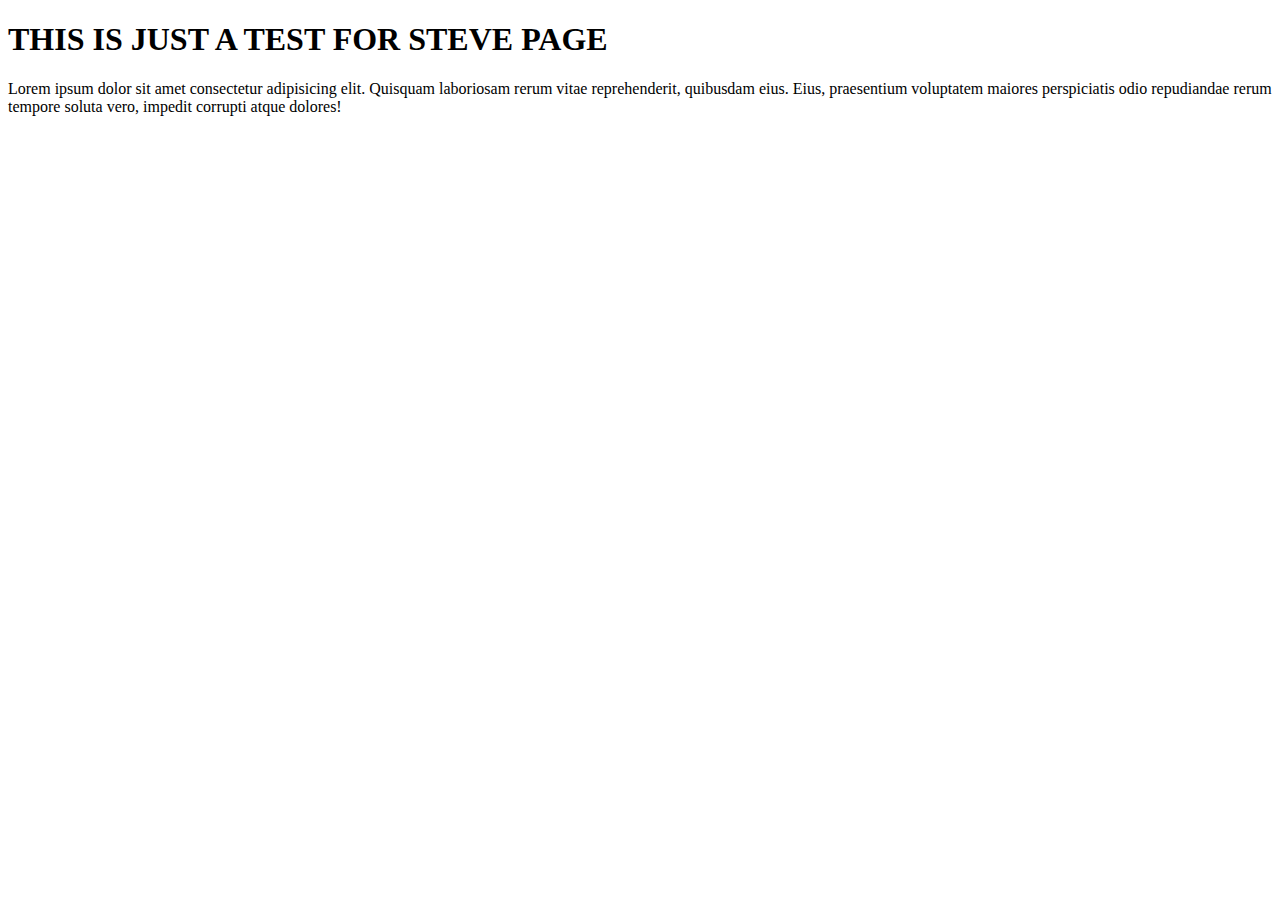
<file: About Steve/index.html>
<!DOCTYPE html>
<html lang="en">

<head>
    <meta charset="UTF-8">
    <meta http-equiv="X-UA-Compatible" content="IE=edge">
    <meta name="viewport" content="width=device-width, initial-scale=1.0">
    <!-- META-INFO -->

    <meta name="description" content="THIS IS A RANDOM INFO ABOUT STEVE FROM SCUBA HUNT">
    <meta name="viewport" content="width=device-width, initial-scale=1.0">
    <meta name="keywords" content="ScubaHunt, scuba dive, cozumel">
    <meta http-equiv="X-UA-Compatible" content="IE=edge">

    <link rel="icon" href="../media/Images/P1010092.jpg" type="image">
    <link rel="apple-touch-icon" sizes="180x180" href="../media/Images/P1010092.jpg">
    <link rel="icon" type="image/png" sizes="32x32" href="../media/Images/P1010092.jpg">
    <link rel="icon" type="image/png" sizes="16x16" href="../media/Images/P1010092.jpg">
    <link rel="manifest" href="/site.webmanifest">
    <title> About Steve </title>
</head>

<body>
    <H1>
        THIS IS JUST A TEST FOR STEVE PAGE
    </H1>
    <P>Lorem ipsum dolor sit amet consectetur adipisicing elit. Quisquam laboriosam rerum vitae reprehenderit, quibusdam
        eius. Eius, praesentium voluptatem maiores perspiciatis odio repudiandae rerum tempore soluta vero, impedit
        corrupti atque dolores!</P>
</body>

</html>
</file>
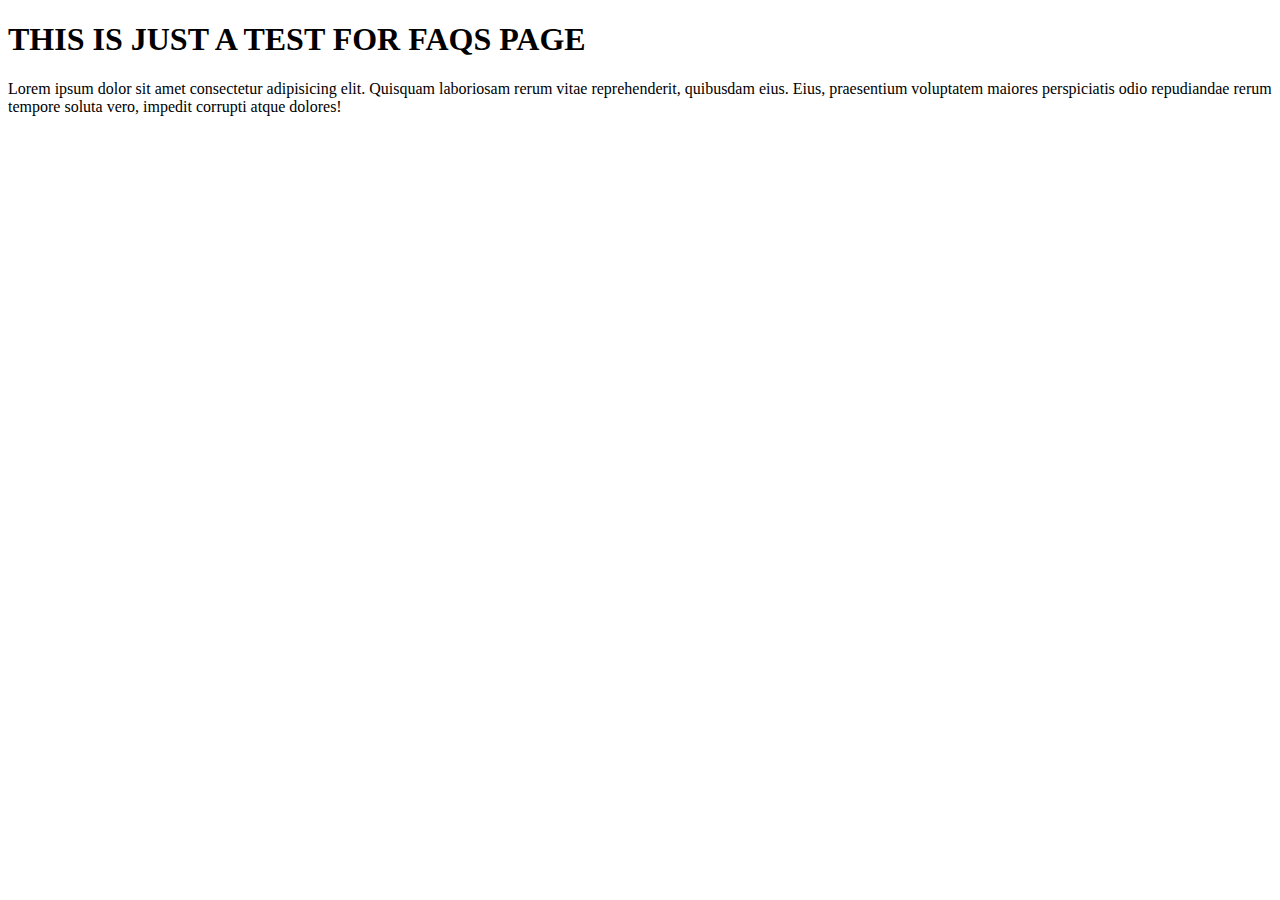
<file: FAQS/index.html>
<!DOCTYPE html>
<html lang="en">

<head>
    <meta charset="UTF-8">
    <meta http-equiv="X-UA-Compatible" content="IE=edge">
    <meta name="viewport" content="width=device-width, initial-scale=1.0">
    <!-- META-INFO -->

    <meta name="description" content="THIS IS A RANDOM INFO ABOUT STEVE FROM SCUBA HUNT">
    <meta name="viewport" content="width=device-width, initial-scale=1.0">
    <meta name="keywords" content="ScubaHunt, scuba dive, cozumel">
    <meta http-equiv="X-UA-Compatible" content="IE=edge">

    <link rel="icon" href="../media/Images/P1010092.jpg" type="image">
    <link rel="apple-touch-icon" sizes="180x180" href="../media/Images/P1010092.jpg">
    <link rel="icon" type="image/png" sizes="32x32" href="../media/Images/P1010092.jpg">
    <link rel="icon" type="image/png" sizes="16x16" href="../media/Images/P1010092.jpg">
    <link rel="manifest" href="/site.webmanifest">
    <title> About Steve </title>
</head>

<body>
    <H1>
        THIS IS JUST A TEST FOR FAQS PAGE
    </H1>
    <P>Lorem ipsum dolor sit amet consectetur adipisicing elit. Quisquam laboriosam rerum vitae reprehenderit, quibusdam
        eius. Eius, praesentium voluptatem maiores perspiciatis odio repudiandae rerum tempore soluta vero, impedit
        corrupti atque dolores!</P>
</body>

</html>
</file>
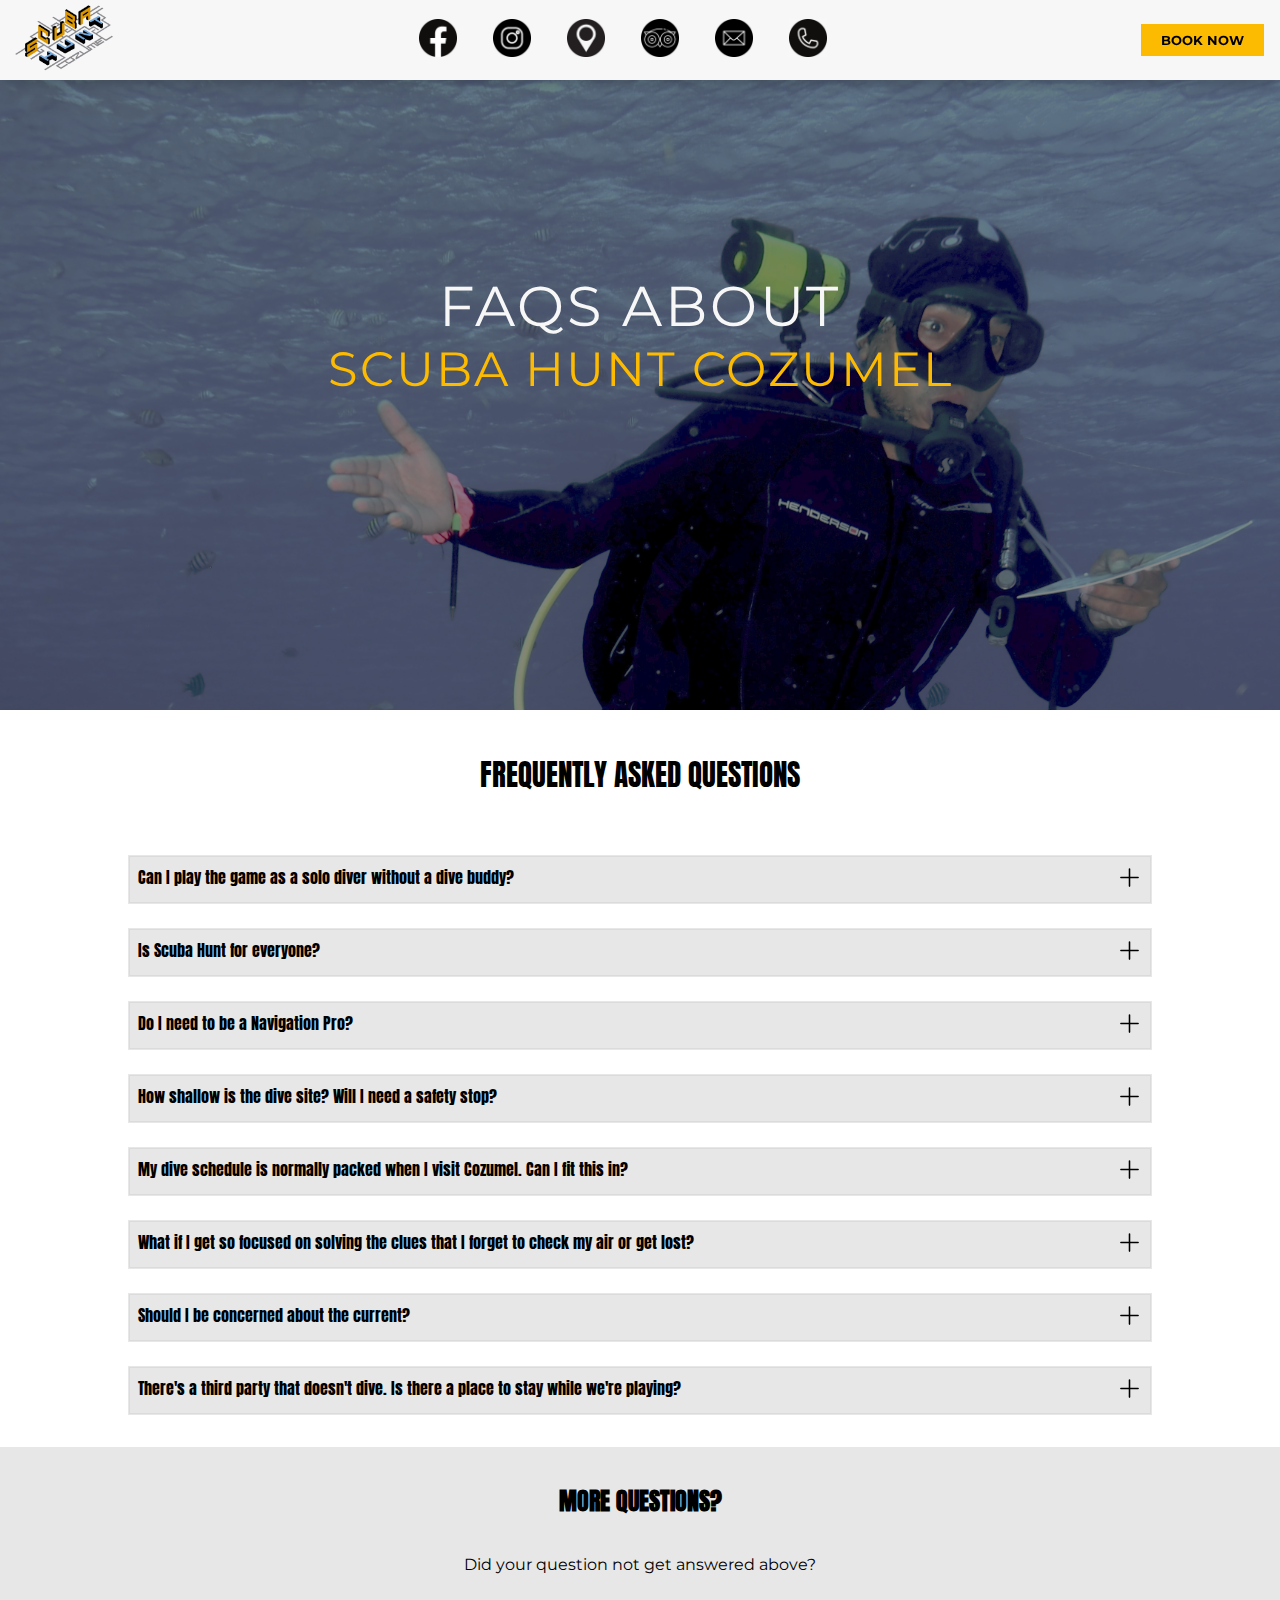
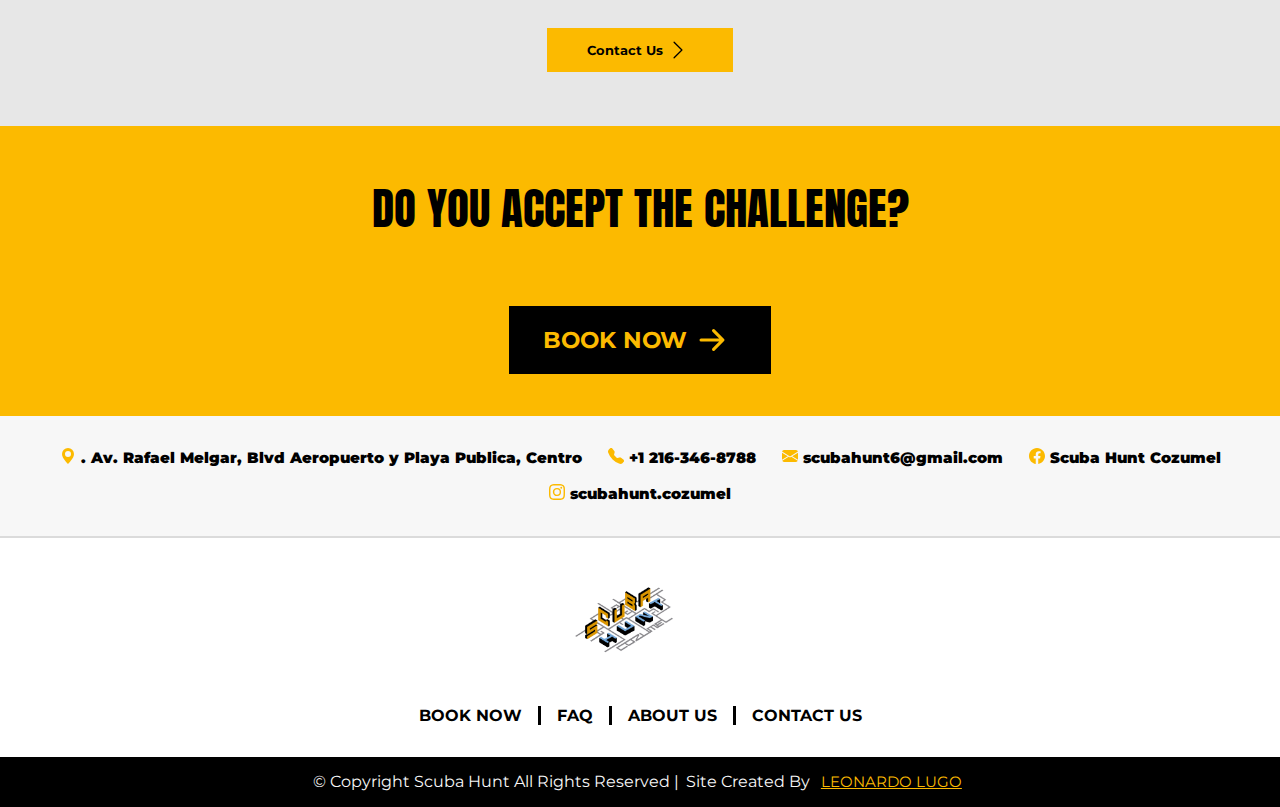
<file: faqs.html>
<!DOCTYPE html>
<html lang="en">

<head>
    <meta charset="UTF-8">
    <meta http-equiv="X-UA-Compatible" content="IE=edge">
    <meta name="viewport" content="width=device-width, initial-scale=1.0">
    <!-- META-INFO -->
    <meta name="description" content="ScubaHunt Cozumel | FAQ's">
    <meta name="keywords" content="ScubaHunt, scuba dive, cozumel">
    <meta http-equiv="X-UA-Compatible" content="IE=edge">
    <!-- STYLES -->
    <link rel="stylesheet" href="./STYLES/header.css">
    <link rel="stylesheet" href="./STYLES/faqs-home.css">
    <link rel="stylesheet" href="./STYLES/d-y.css">
    <link rel="stylesheet" href="./STYLES/contact.css">
    <link rel="stylesheet" href="./STYLES/contact-us.css">
    <link rel="stylesheet" href="./STYLES/footer.css">
    <link rel="stylesheet" href="./STYLES/leo.css">
    <!-- FONTS -->
    <link rel="preconnect" href="https://fonts.googleapis.com">
    <link rel="preconnect" href="https://fonts.gstatic.com" crossorigin>
    <link
        href="https://fonts.googleapis.com/css2?family=Anton&family=Montserrat:ital,wght@0,100;0,200;0,300;0,400;0,500;0,600;0,700;0,800;0,900;1,100;1,200;1,300;1,400;1,500;1,600;1,700;1,800;1,900&family=Urbanist:ital,wght@0,100;0,200;0,300;0,400;0,500;0,600;0,700;0,800;0,900;1,100;1,200;1,300;1,400;1,500;1,600;1,700;1,800;1,900&display=swap"
        rel="stylesheet">
    <!-- FAVICO -->
    <link rel="icon" href="\media\Logo\Favico-logo.png" type="image">
    <link rel="apple-touch-icon" sizes="180x180" href="./media/Logo/apple-touch-icon.png">
    <link rel="icon" type="image/png" sizes="32x32" href="./media/Logo/favicon-32x32.png">
    <link rel="icon" type="image/png" sizes="16x16" href="./media/Logo/favicon-16x16.png">
    <link rel="manifest" href="/site.webmanifest">

    <title> Scuba Hunt Faqs </title>
</head>

<body>
    <!-- HEADER -->
    <header>
        <nav class="nav">
            <ul class="nav-ul">
                <li>
                    <a class="main-logo" href="https://www.scubahunt-cozumel.com/"
                        rel="noopener noreferrer">
                        <img src="./media/Logo/header-logo-min.png" alt="Scuba Hunt Logo" class="nav-scuba-logo">
                    </a>
                </li>
                <span class="nav-opener">
                    <svg id="nav-opener" xmlns="http://www.w3.org/2000/svg" width="16" height="16" fill="currentColor"
                        class="bi bi-list open-on" viewBox="0 0 16 16">
                        <path fill-rule="evenodd"
                            d="M2.5 12a.5.5 0 0 1 .5-.5h10a.5.5 0 0 1 0 1H3a.5.5 0 0 1-.5-.5zm0-4a.5.5 0 0 1 .5-.5h10a.5.5 0 0 1 0 1H3a.5.5 0 0 1-.5-.5zm0-4a.5.5 0 0 1 .5-.5h10a.5.5 0 0 1 0 1H3a.5.5 0 0 1-.5-.5z" />
                    </svg>


                    <svg id="nav-closer" xmlns="http://www.w3.org/2000/svg" width="16" height="16" fill="currentColor"
                        class="bi bi-x-lg open-off" viewBox="0 0 16 16">
                        <path fill-rule="evenodd"
                            d="M13.854 2.146a.5.5 0 0 1 0 .708l-11 11a.5.5 0 0 1-.708-.708l11-11a.5.5 0 0 1 .708 0Z" />
                        <path fill-rule="evenodd"
                            d="M2.146 2.146a.5.5 0 0 0 0 .708l11 11a.5.5 0 0 0 .708-.708l-11-11a.5.5 0 0 0-.708 0Z" />
                    </svg>


                </span>
                <li id="nav-icons-list" class="nav-icons icons-list">
                    <a class="links-img" href="https://www.facebook.com/scubahuntcozumel" target="_blank"
                        rel="noopener noreferrer">
                        <img src="./media/Images/icons/face.jpeg" alt="" class="nav-icon">
                    </a>
                    <a class="links-img" href="https://www.instagram.com/scubahunt.cozumel/" target="_blank"
                        rel="noopener noreferrer">
                        <img src="./media/Images/icons/insta.jpeg" alt="" class="nav-icon">
                    </a>
                    <a class="links-img" href="https://goo.gl/maps/35xe6GcvAQYMMPNM9" target="_blank"
                        rel="noopener noreferrer">
                        <img src="./media/Images/icons/location.jpeg" alt="" class="nav-icon">
                    </a>
                    <a class="links-img"
                        href="https://www.tripadvisor.com/Attraction_Review-g150809-d23480975-Reviews-Scuba_Hunt_Cozumel-Cozumel_Yucatan_Peninsula.html"
                        target="_blank" rel="noopener noreferrer">
                        <img src="./media/Images/icons/TripAdvisor.jpeg" alt="" class="nav-icon">
                    </a>
                    <a class="links-img" href="mailto:scubahunt6@gmail.com">
                        <img src="./media/Images/icons/message.jpeg" alt="" class="nav-icon">
                    </a>
                    <a href="tel:+1 216-346-8788">
                        <img src="./media/Images/icons/phone.jpeg" alt="" class="nav-icon">
                    </a>
                </li>
                <li class="nav-book">
                    <button class="book-now">
                        <a class="links-img" href="https://scubahunt.youcanbook.me/" target="_blank"
                            rel="noopener noreferrer">
                            BOOK NOW
                        </a>
                    </button>
                </li>
            </ul>
        </nav>
    </header>

    <div class="faqs-home">
        <div class="bg-img">
            <div class="f-title-description">
                <h1 class="title">
                    FAQS ABOUT
                </h1>
                <h2 class="title-sb">
                    SCUBA HUNT COZUMEL
                </h2>
            </div>
        </div>
        <div class="content">
            <h3 class="title">
                FREQUENTLY ASKED QUESTIONS
            </h3>
            <div class="table-of-content">
                <ol class="questions">

                    <li class="question">
                        <div class="main-section">
                            <h3 id="faq1" class="title">
                                Can I play the game as a solo diver without a dive buddy?
                                <div class="closer">
                                    <svg id="faqcloser" xmlns="http://www.w3.org/2000/svg" width="25" height="25"
                                        fill="currentColor" cursor="pointer" class="bi bi-plus-lg" viewBox="0 0 16 16">
                                        <path fill-rule="evenodd"
                                            d="M8 2a.5.5 0 0 1 .5.5v5h5a.5.5 0 0 1 0 1h-5v5a.5.5 0 0 1-1 0v-5h-5a.5.5 0 0 1 0-1h5v-5A.5.5 0 0 1 8 2Z" />
                                    </svg>
                                </div>
                            </h3>
                        </div>
                        <div id="answer" class="answer-off">
                            <p class="content">
                                You will need a dive buddy/teammate to join you on this dive. But that doesn't mean that
                                solo travelers aren't welcome. It just means that we will buddy you up with another
                                diver to share the fun with.
                            </p>
                        </div>
                    </li>
                    <li class="question">
                        <div class="main-section">
                            <h3 id="faq2" class="title">
                                Is Scuba Hunt for everyone?
                                <div class="closer">
                                    <svg id="faqcloser2" xmlns="http://www.w3.org/2000/svg" width="25" height="25"
                                        fill="currentColor" cursor="pointer" class="bi bi-plus-lg" viewBox="0 0 16 16">
                                        <path fill-rule="evenodd"
                                            d="M8 2a.5.5 0 0 1 .5.5v5h5a.5.5 0 0 1 0 1h-5v5a.5.5 0 0 1-1 0v-5h-5a.5.5 0 0 1 0-1h5v-5A.5.5 0 0 1 8 2Z" />
                                    </svg>
                                </div>
                            </h3>
                        </div>
                        <div id="answer2" class="answer-off">
                            <p class="content">
                                ScubaHunt is for certified divers only and not for beginners fresh out of the Open Water
                                course.
                            </p>
                            <p class="content">
                                Divers need to have confidence in their diving skills to be able to focus on navigating
                                around the puzzles and not worry about buoyancy.
                            </p>
                        </div>
                    </li>
                    <li class="question">
                        <div class="main-section">
                            <h3 id="faq3" class="title">
                                Do I need to be a Navigation Pro?
                                <div class="closer">
                                    <svg id="faqcloser3" xmlns="http://www.w3.org/2000/svg" width="25" height="25"
                                        fill="currentColor" cursor="pointer" class="bi bi-plus-lg" viewBox="0 0 16 16">
                                        <path fill-rule="evenodd"
                                            d="M8 2a.5.5 0 0 1 .5.5v5h5a.5.5 0 0 1 0 1h-5v5a.5.5 0 0 1-1 0v-5h-5a.5.5 0 0 1 0-1h5v-5A.5.5 0 0 1 8 2Z" />
                                    </svg>
                                </div>
                            </h3>
                        </div>
                        <div id="answer3" class="answer-off">
                            <p class="content">
                                We've made the maze intuitive to navigate using underwater buoys to guide you on your
                                way through each part of the challenge.
                            </p>
                        </div>
                    </li>
                    <li class="question">
                        <div class="main-section">
                            <h3 id="faq4" class="title">
                                How shallow is the dive site? Will I need a safety stop?
                                <div class="closer">
                                    <svg id="faqcloser4" xmlns="http://www.w3.org/2000/svg" width="25" height="25"
                                        fill="currentColor" cursor="pointer" class="bi bi-plus-lg" viewBox="0 0 16 16">
                                        <path fill-rule="evenodd"
                                            d="M8 2a.5.5 0 0 1 .5.5v5h5a.5.5 0 0 1 0 1h-5v5a.5.5 0 0 1-1 0v-5h-5a.5.5 0 0 1 0-1h5v-5A.5.5 0 0 1 8 2Z" />
                                    </svg>
                                </div>
                            </h3>
                        </div>
                        <div id="answer4" class="answer-off">
                            <p class="content">
                                The maximum depth is only 19ft so you don't need to worry about running out of air. In
                                fact, it's so shallow there is no need for a safety stop and you can do it as your last
                                dive the day before you fly.

                            </p>
                        </div>
                    </li>
                    <li class="question">
                        <div class="main-section">
                            <h3 id="faq5" class="title">
                                My dive schedule is normally packed when I visit Cozumel. Can I fit this in?
                                <div class="closer">
                                    <svg id="faqcloser5" xmlns="http://www.w3.org/2000/svg" width="25" height="25"
                                        fill="currentColor" cursor="pointer" class="bi bi-plus-lg" viewBox="0 0 16 16">
                                        <path fill-rule="evenodd"
                                            d="M8 2a.5.5 0 0 1 .5.5v5h5a.5.5 0 0 1 0 1h-5v5a.5.5 0 0 1-1 0v-5h-5a.5.5 0 0 1 0-1h5v-5A.5.5 0 0 1 8 2Z" />
                                    </svg>
                                </div>
                            </h3>
                        </div>
                        <div id="answer5" class="answer-off">
                            <p class="content">
                                Sure. Because it's shallow you can add it on as an extra dive to your normal 2 tank
                                dive. Plus it's in a super central location and just a 2-minute boat ride from the
                                shore.
                            </p>
                        </div>
                    </li>
                    <li class="question">
                        <div class="main-section">
                            <h3 id="faq6" class="title">
                                What if I get so focused on solving the clues that I forget to check my air or get lost?
                                <div class="closer">
                                    <svg id="faqcloser6" xmlns="http://www.w3.org/2000/svg" width="25" height="25"
                                        fill="currentColor" cursor="pointer" class="bi bi-plus-lg" viewBox="0 0 16 16">
                                        <path fill-rule="evenodd"
                                            d="M8 2a.5.5 0 0 1 .5.5v5h5a.5.5 0 0 1 0 1h-5v5a.5.5 0 0 1-1 0v-5h-5a.5.5 0 0 1 0-1h5v-5A.5.5 0 0 1 8 2Z" />
                                    </svg>
                                </div>
                            </h3>
                        </div>
                        <div id="answer6" class="answer-off">
                            <p class="content">
                                There will be a divemaster closely supervising you and your buddy at all times, the
                                ratio is 1 DM to 4 divers, so they will keep a close watch over you.
                            </p>
                        </div>
                    </li>
                    <li class="question">
                        <div class="main-section">
                            <h3 id="faq7" class="title">
                                Should I be concerned about the current?
                                <div class="closer">
                                    <svg id="faqcloser7" xmlns="http://www.w3.org/2000/svg" width="25" height="25"
                                        fill="currentColor" cursor="pointer" class="bi bi-plus-lg" viewBox="0 0 16 16">
                                        <path fill-rule="evenodd"
                                            d="M8 2a.5.5 0 0 1 .5.5v5h5a.5.5 0 0 1 0 1h-5v5a.5.5 0 0 1-1 0v-5h-5a.5.5 0 0 1 0-1h5v-5A.5.5 0 0 1 8 2Z" />
                                    </svg>
                                </div>
                            </h3>
                        </div>
                        <div id="answer7" class="answer-off">
                            <p class="content">
                                Cozumel is known for its drift diving and although you aren't going to be 'in the drift'
                                on this dive there may be a bit of a current so it's a bonus if you have some experience
                                with this already.
                            </p>
                        </div>
                    </li>
                    <li class="question">
                        <div class="main-section">
                            <h3 id="faq8" class="title">
                                There's a third party that doesn't dive. Is there a place to stay while we're playing?
                                <div class="closer">
                                    <svg id="faqcloser8" xmlns="http://www.w3.org/2000/svg" width="25" height="25"
                                        fill="currentColor" cursor="pointer" class="bi bi-plus-lg" viewBox="0 0 16 16">
                                        <path fill-rule="evenodd"
                                            d="M8 2a.5.5 0 0 1 .5.5v5h5a.5.5 0 0 1 0 1h-5v5a.5.5 0 0 1-1 0v-5h-5a.5.5 0 0 1 0-1h5v-5A.5.5 0 0 1 8 2Z" />
                                    </svg>
                                </div>
                            </h3>
                        </div>
                        <div id="answer8" class="answer-off">
                            <p class="content">
                                Scuba Hunt is located at the iconic beachfront Hemingway Restaurant, just a five-minute
                                taxi ride north of the ferry terminal.
                            </p>
                            <p class="content">
                                It is the perfect location to hang out before or after the game.
                            </p>
                        </div>
                    </li>
                </ol>
            </div>
        </div>
    </div>

    <div class="contact-us">
        <h2 class="title">
            MORE QUESTIONS?
        </h2>
        <div class="content">
            <span class="sb-title">
                Did your question not get answered above?
            </span>
            <button class="book-now">
                <a class="links-img" href="https://scubahunt.youcanbook.me/" target="_blank" rel="noopener noreferrer">
                    <p class="contact-btn">
                        Contact Us
                        <svg id="arrow-r" xmlns="http://www.w3.org/2000/svg" width="30" height="16" fill="currentColor"
                            class="bi bi-chevron-right" viewBox="0 0 16 16">
                            <path fill-rule="evenodd"
                                d="M4.646 1.646a.5.5 0 0 1 .708 0l6 6a.5.5 0 0 1 0 .708l-6 6a.5.5 0 0 1-.708-.708L10.293 8 4.646 2.354a.5.5 0 0 1 0-.708z" />
                        </svg>
                    </p>
                </a>
            </button>
        </div>
    </div>

    <div class="do-you-have-w-tk">
        <div class="d-y-wrapper">
            <h2 class="d-y-title">
                DO YOU ACCEPT THE CHALLENGE?
            </h2>
            <a class="links-img" href="https://scubahunt.youcanbook.me/" target="_blank" rel="noopener noreferrer">
                <button class="book-now">
                    BOOK NOW
                    <svg xmlns="http://www.w3.org/2000/svg" width="16" height="16" fill="currentColor"
                        class="bi bi-arrow-right-short r-arr" viewBox="0 0 16 16">
                        <path fill-rule="evenodd"
                            d="M4 8a.5.5 0 0 1 .5-.5h5.793L8.146 5.354a.5.5 0 1 1 .708-.708l3 3a.5.5 0 0 1 0 .708l-3 3a.5.5 0 0 1-.708-.708L10.293 8.5H4.5A.5.5 0 0 1 4 8z" />
                    </svg>
                </button>
            </a>
        </div>
    </div>

    <div class="contact">
        <div class="contact-wrapper">
            <ul>
                <li class="li-item loc">
                    <div class="icono">
                        <svg xmlns="http://www.w3.org/2000/svg" width="16" height="16" fill="currentColor"
                            class="bi bi-geo-alt-fill" viewBox="0 0 16 16">
                            <path
                                d="M8 16s6-5.686 6-10A6 6 0 0 0 2 6c0 4.314 6 10 6 10zm0-7a3 3 0 1 1 0-6 3 3 0 0 1 0 6z" />
                        </svg>
                    </div>
                    <div class="content">.
                        <a class="links-img" href="https://goo.gl/maps/35xe6GcvAQYMMPNM9" target="_blank"
                            rel="noopener noreferrer">
                            Av. Rafael Melgar, Blvd Aeropuerto y Playa Publica, Centro
                        </a>
                    </div>
                </li>
                <li class="li-item pho">
                    <div class="icono">
                        <svg xmlns="http://www.w3.org/2000/svg" width="16" height="16" fill="currentColor"
                            class="bi bi-telephone-fill" viewBox="0 0 16 16">
                            <path fill-rule="evenodd"
                                d="M1.885.511a1.745 1.745 0 0 1 2.61.163L6.29 2.98c.329.423.445.974.315 1.494l-.547 2.19a.678.678 0 0 0 .178.643l2.457 2.457a.678.678 0 0 0 .644.178l2.189-.547a1.745 1.745 0 0 1 1.494.315l2.306 1.794c.829.645.905 1.87.163 2.611l-1.034 1.034c-.74.74-1.846 1.065-2.877.702a18.634 18.634 0 0 1-7.01-4.42 18.634 18.634 0 0 1-4.42-7.009c-.362-1.03-.037-2.137.703-2.877L1.885.511z" />
                        </svg>
                    </div>
                    <div class="content">
                        <a class="links-img" href="tel:+1 216-346-8788">
                            +1 216-346-8788
                        </a>
                    </div>
                </li>
                <li class="li-item em">
                    <div class="icono">
                        <svg xmlns="http://www.w3.org/2000/svg" width="16" height="16" fill="currentColor"
                            class="bi bi-envelope-fill" viewBox="0 0 16 16">
                            <path
                                d="M.05 3.555A2 2 0 0 1 2 2h12a2 2 0 0 1 1.95 1.555L8 8.414.05 3.555ZM0 4.697v7.104l5.803-3.558L0 4.697ZM6.761 8.83l-6.57 4.027A2 2 0 0 0 2 14h12a2 2 0 0 0 1.808-1.144l-6.57-4.027L8 9.586l-1.239-.757Zm3.436-.586L16 11.801V4.697l-5.803 3.546Z" />
                        </svg>
                    </div>
                    <div class="content">
                        <a class="links-img" href="mailto:scubahunt6@gmail.com">
                            scubahunt6@gmail.com
                        </a>
                    </div>
                </li>
                <li class="li-item fb">
                    <div class="icono">
                        <svg xmlns="http://www.w3.org/2000/svg" width="16" height="16" fill="currentColor"
                            class="bi bi-facebook" viewBox="0 0 16 16">
                            <path
                                d="M16 8.049c0-4.446-3.582-8.05-8-8.05C3.58 0-.002 3.603-.002 8.05c0 4.017 2.926 7.347 6.75 7.951v-5.625h-2.03V8.05H6.75V6.275c0-2.017 1.195-3.131 3.022-3.131.876 0 1.791.157 1.791.157v1.98h-1.009c-.993 0-1.303.621-1.303 1.258v1.51h2.218l-.354 2.326H9.25V16c3.824-.604 6.75-3.934 6.75-7.951z" />
                        </svg>
                    </div>
                    <div class="content">
                        <a class="links-img" href="https://www.facebook.com/scubahuntcozumel" target="_blank"
                            rel="noopener noreferrer">
                            Scuba Hunt Cozumel
                        </a>
                    </div>
                </li>
                <li class="li-item inst">
                    <div class="icono">
                        <svg xmlns="http://www.w3.org/2000/svg" width="16" height="16" fill="currentColor"
                            class="bi bi-instagram" viewBox="0 0 16 16">
                            <path
                                d="M8 0C5.829 0 5.556.01 4.703.048 3.85.088 3.269.222 2.76.42a3.917 3.917 0 0 0-1.417.923A3.927 3.927 0 0 0 .42 2.76C.222 3.268.087 3.85.048 4.7.01 5.555 0 5.827 0 8.001c0 2.172.01 2.444.048 3.297.04.852.174 1.433.372 1.942.205.526.478.972.923 1.417.444.445.89.719 1.416.923.51.198 1.09.333 1.942.372C5.555 15.99 5.827 16 8 16s2.444-.01 3.298-.048c.851-.04 1.434-.174 1.943-.372a3.916 3.916 0 0 0 1.416-.923c.445-.445.718-.891.923-1.417.197-.509.332-1.09.372-1.942C15.99 10.445 16 10.173 16 8s-.01-2.445-.048-3.299c-.04-.851-.175-1.433-.372-1.941a3.926 3.926 0 0 0-.923-1.417A3.911 3.911 0 0 0 13.24.42c-.51-.198-1.092-.333-1.943-.372C10.443.01 10.172 0 7.998 0h.003zm-.717 1.442h.718c2.136 0 2.389.007 3.232.046.78.035 1.204.166 1.486.275.373.145.64.319.92.599.28.28.453.546.598.92.11.281.24.705.275 1.485.039.843.047 1.096.047 3.231s-.008 2.389-.047 3.232c-.035.78-.166 1.203-.275 1.485a2.47 2.47 0 0 1-.599.919c-.28.28-.546.453-.92.598-.28.11-.704.24-1.485.276-.843.038-1.096.047-3.232.047s-2.39-.009-3.233-.047c-.78-.036-1.203-.166-1.485-.276a2.478 2.478 0 0 1-.92-.598 2.48 2.48 0 0 1-.6-.92c-.109-.281-.24-.705-.275-1.485-.038-.843-.046-1.096-.046-3.233 0-2.136.008-2.388.046-3.231.036-.78.166-1.204.276-1.486.145-.373.319-.64.599-.92.28-.28.546-.453.92-.598.282-.11.705-.24 1.485-.276.738-.034 1.024-.044 2.515-.045v.002zm4.988 1.328a.96.96 0 1 0 0 1.92.96.96 0 0 0 0-1.92zm-4.27 1.122a4.109 4.109 0 1 0 0 8.217 4.109 4.109 0 0 0 0-8.217zm0 1.441a2.667 2.667 0 1 1 0 5.334 2.667 2.667 0 0 1 0-5.334z" />
                        </svg>
                    </div>
                    <div class="content">
                        <a class="links-img" href="https://www.instagram.com/scubahunt.cozumel/" target="_blank"
                            rel="noopener noreferrer">
                            scubahunt.cozumel
                        </a>
                    </div>
                </li>
            </ul>
        </div>
    </div>

    <div class="footer">
        <div class="footer-wrapper">

            <div class="logo-container">
                <img src="./media/Logo/header-logo-min.png" alt="" class="logo">
            </div>

            <ul class="footer-list">
                <li class="li-item">

                    <div class="content">
                        <a class="links-img" href="https://scubahunt.youcanbook.me/" target="_blank"
                            rel="noopener noreferrer">
                            BOOK NOW
                        </a>
                    </div>
                </li>
                <li class="li-item">

                    <div class="content">
                        <a class="links-img" href="./faqs.html" rel="noopener noreferrer">
                            FAQ
                        </a>
                    </div>
                </li>
                <li class="li-item">
                    <div class="content">
                        <a class="links-img" href="./about us.html" rel="noopener noreferrer">
                            ABOUT US
                        </a>
                    </div>
                </li>
                <li class="li-item">
                    <div class="content last">
                        <a class="links-img" href="mailto:scubahunt6@gmail.com">
                            CONTACT US
                        </a>
                    </div>
                </li>
            </ul>
        </div>

    </div>

    <div class="site-by-leo">
        <div class="leo-wrapper">
            <span>
                &copy; Copyright Scuba Hunt All Rights Reserved |
            </span>
            <span> Site Created By </span>
            <a href="https://leonardo-lugo.vercel.app/" target="blank" class="leo-profile"> LEONARDO LUGO</a>
        </div>
    </div>
    <script src="./nav-bar.js"></script>
    
    <script src="./faqs.js" ></script>
</body>

</html>
</file>
<file: STYLES/header.css>
/* COLORS */
/* SIZES */
/* FONTS */
/*     
    font-family: 'Anton', sans-serif;

    font-family: 'Montserrat', sans-serif;

    font-family: 'Urbanist', sans-serif; 
*/
* {
  padding: 0;
  margin: 0;
  -webkit-box-sizing: border-box;
          box-sizing: border-box;
  font-family: "Montserrat", sans-serif;
}

.primary-font {
  font-family: "Anton", sans-serif;
}

.secondary-font {
  font-family: "Montserrat", sans-serif;
}

h1,
h2,
h3,
h4 {
  font-family: "Anton", sans-serif;
}

.book-now {
  width: -webkit-max-content;
  width: -moz-max-content;
  width: max-content;
  padding: 0.6em 1.5em;
  background-color: #fcba00;
  border: none;
  cursor: pointer;
  font-weight: bold;
  -webkit-transition: all 0.2s ease-in-out;
  transition: all 0.2s ease-in-out;
  color: black;
}

.book-now:hover {
  -webkit-transform: scale(0.99999);
          transform: scale(0.99999);
  background-color: black;
  color: #fcba00;
}

li {
  list-style: none;
}

.links-img {
  text-decoration: none;
  color: inherit;
  height: 38px;
}

header .nav {
  height: 80px;
  z-index: 9990;
  position: fixed;
  top: 0;
  width: 100%;
  display: -webkit-box;
  display: -ms-flexbox;
  display: flex;
  -webkit-box-pack: center;
      -ms-flex-pack: center;
          justify-content: center;
  -webkit-box-align: center;
      -ms-flex-align: center;
          align-items: center;
  background-color: #f7f7f7;
  box-shadow: 0px 10px 13px -6px rgba(0, 0, 0, 0.2);
  -webkit-box-shadow: 0px 10px 13px -6px rgba(0, 0, 0, 0.2);
  -moz-box-shadow: 0px 10px 13px -6px rgba(0, 0, 0, 0.2);
}

header .nav-ul {
  width: 100%;
  height: 100%;
  display: -webkit-box;
  display: -ms-flexbox;
  display: flex;
  -webkit-box-orient: horizontal;
  -webkit-box-direction: normal;
      -ms-flex-direction: row;
          flex-direction: row;
  -webkit-box-align: center;
      -ms-flex-align: center;
          align-items: center;
  -webkit-box-pack: center;
      -ms-flex-pack: center;
          justify-content: center;
  -webkit-box-pack: justify;
      -ms-flex-pack: justify;
          justify-content: space-between;
  gap: 1rem;
  margin: 0 1rem;
}

header .nav-scuba-logo {
  height: 68px;
  -webkit-transform: scale(1.5);
          transform: scale(1.5);
}

header .nav-opener {
  display: none;
}

header .nav-icon {
  height: 38px;
  cursor: pointer;
  margin: 0 1rem;
  -webkit-transition: all 0.15s ease-in-out;
  transition: all 0.15s ease-in-out;
}

header .nav-icon:hover {
  -webkit-transform: scale(0.95);
          transform: scale(0.95);
  box-shadow: 0px 9px 0px 0px rgba(252, 186, 0, 0.75);
  -webkit-box-shadow: 0px 9px 0px 0px rgba(252, 186, 0, 0.75);
  -moz-box-shadow: 0px 9px 0px 0px rgba(252, 186, 0, 0.75);
}

@media screen and (max-width: 800px) {
  body header .open-off {
    display: none;
  }
  body header .open-on {
    display: block;
  }
  body header .nav-icons {
    display: none;
    position: fixed;
    top: 70px;
    left: 0;
    height: 15%;
    width: 100%;
    -ms-flex-wrap: wrap;
        flex-wrap: wrap;
    -webkit-box-align: center;
        -ms-flex-align: center;
            align-items: center;
    -webkit-box-pack: center;
        -ms-flex-pack: center;
            justify-content: center;
    -ms-flex-pack: distribute;
        justify-content: space-around;
    background-color: #f7f7f7;
  }
  body header .nav-icons-on {
    display: -webkit-box;
    display: -ms-flexbox;
    display: flex;
    top: 90px;
  }
  body header .nav-opener {
    display: block;
  }
  body header #nav-opener {
    -webkit-transform: scale(1.95);
            transform: scale(1.95);
    cursor: pointer;
    -webkit-transition: all 0.5s ease-in-out;
    transition: all 0.5s ease-in-out;
    color: black;
  }
  body header #nav-opener:hover {
    -webkit-transform: scale(1.99);
            transform: scale(1.99);
  }
  body header #nav-closer {
    -webkit-transform: scale(1.95);
            transform: scale(1.95);
    cursor: pointer;
    -webkit-transition: all 0.5s ease-in-out;
    transition: all 0.5s ease-in-out;
    color: black;
  }
  body header #nav-closer:hover {
    -webkit-transform: scale(1.99);
            transform: scale(1.99);
  }
}

/* RESPONSIVE 480 */
@media screen and (max-width: 480px) {
  body header .nav-icon {
    margin: 0.2rem;
  }
  body header .icons-list {
    box-shadow: 0px 10px 13px -6px rgba(0, 0, 0, 0.2);
    -webkit-box-shadow: 0px 10px 13px -6px rgba(0, 0, 0, 0.2);
    -moz-box-shadow: 0px 10px 13px -6px rgba(0, 0, 0, 0.2);
  }
}
/*# sourceMappingURL=header.css.map */
</file>
<file: STYLES/faqs-home.css>
/* COLORS */
/* SIZES */
/* FONTS */
/*     
    font-family: 'Anton', sans-serif;

    font-family: 'Montserrat', sans-serif;

    font-family: 'Urbanist', sans-serif; 
*/
.rotate45 {
  -webkit-transform: rotate(45deg) !important;
          transform: rotate(45deg) !important;
  -webkit-transition: all ease-in-out .2s;
  transition: all ease-in-out .2s;
}

.rotate-45 {
  -webkit-transform: rotate(0deg) !important;
          transform: rotate(0deg) !important;
  -webkit-transition: all ease-in-out .2s;
  transition: all ease-in-out .2s;
}

.faqs-home {
  margin-top: 80px;
  width: 100%;
}

.faqs-home .bg-img {
  z-index: 1;
  width: 100%;
  height: 70vh;
  position: relative;
  background-image: url("../media/Images/Final photos/FAQS-CENTERED.jpg");
  background-position: center;
  background-size: cover;
  background-repeat: no-repeat;
  color: #f7f7f7;
  text-align: center;
  padding: 15% 0 0 0;
}

.faqs-home .bg-img .title {
  font-family: "Montserrat", sans-serif;
  color: #f7f7f7;
  font-weight: 400;
  font-size: 3.5rem;
  letter-spacing: 3px;
}

.faqs-home .bg-img .title-sb {
  font-family: "Montserrat", sans-serif;
  color: #fcba00;
  text-shadow: none;
  font-weight: 400;
  font-size: 3rem;
  letter-spacing: 2px;
}

.faqs-home .bg-img::after {
  content: "";
  position: absolute;
  inset: 0;
  z-index: -1;
  background-color: #413a3a9d;
  mix-blend-mode: darken;
}

.faqs-home .content {
  width: 100%;
}

.faqs-home .content .title {
  font-size: 1.8em;
  font-weight: 300;
  padding: 1.5em;
  text-align: center;
  -webkit-transition: all ease-in-out .3s;
  transition: all ease-in-out .3s;
}

.faqs-home .content .table-of-content {
  width: 80%;
  margin: 0 auto;
}

.faqs-home .content .table-of-content .questions {
  display: -webkit-box;
  display: -ms-flexbox;
  display: flex;
  -webkit-box-orient: vertical;
  -webkit-box-direction: normal;
      -ms-flex-direction: column;
          flex-direction: column;
  gap: 1.5em;
  margin: 2rem 0;
  margin-top: 1rem;
}

.faqs-home .content .table-of-content .questions .question {
  border: solid 1px #cfcfcf81;
}

.faqs-home .content .table-of-content .questions .question .main-section {
  display: -webkit-box;
  display: -ms-flexbox;
  display: flex;
  -webkit-box-orient: horizontal;
  -webkit-box-direction: normal;
      -ms-flex-direction: row;
          flex-direction: row;
  width: 100%;
  cursor: pointer;
}

.faqs-home .content .table-of-content .questions .question .main-section .title {
  font-family: "Anton", sans-serif;
  font-weight: 500;
  overflow-wrap: break-word;
  font-size: 16px;
  padding: .5em;
  background-color: #cfcfcf81;
  border: solid 1px #cfcfcf81;
  display: -webkit-box;
  display: -ms-flexbox;
  display: flex;
  -webkit-box-pack: justify;
      -ms-flex-pack: justify;
          justify-content: space-between;
  width: 100%;
  text-align: left;
}

.faqs-home .content .table-of-content .questions .question .answer-off {
  display: none;
}

.faqs-home .content .table-of-content .questions .question .answer {
  display: block;
}

.faqs-home .content .table-of-content .questions .question .answer .content {
  padding: .7em 1em;
  font-size: 18px;
}

@media screen and (max-width: 720px) {
  .faqs-home .bg-img {
    background-position: right;
  }
  .faqs-home .content .table-of-content {
    width: 95%;
  }
}
/*# sourceMappingURL=faqs-home.css.map */
</file>
<file: STYLES/d-y.css>
/* COLORS */
/* SIZES */
/* FONTS */
/*     
    font-family: 'Anton', sans-serif;

    font-family: 'Montserrat', sans-serif;

    font-family: 'Urbanist', sans-serif; 
*/
.links-img {
  margin-bottom: 1.5rem;
}

.do-you-have-w-tk .d-y-wrapper {
  padding: 3rem 0;
  background-color: #fcba00;
  color: black;
  text-align: center;
  display: -webkit-box;
  display: -ms-flexbox;
  display: flex;
  -webkit-box-orient: vertical;
  -webkit-box-direction: normal;
      -ms-flex-direction: column;
          flex-direction: column;
  -webkit-box-pack: center;
      -ms-flex-pack: center;
          justify-content: center;
  -webkit-box-align: center;
      -ms-flex-align: center;
          align-items: center;
  gap: 4rem;
  -webkit-box-pack: space-evenly;
      -ms-flex-pack: space-evenly;
          justify-content: space-evenly;
}

.do-you-have-w-tk .d-y-wrapper .d-y-title {
  text-align: center;
  font-weight: normal;
  font-size: 5vh;
}

.do-you-have-w-tk .d-y-wrapper .book-now {
  background-color: black;
  color: #fcba00;
  width: 20%;
  min-width: 240px;
  min-width: -webkit-fit-content;
  min-width: -moz-fit-content;
  min-width: fit-content;
  height: -webkit-max-content;
  height: -moz-max-content;
  height: max-content;
  padding: .4em 1.5em;
  font-size: 2.5vh;
  display: -webkit-box;
  display: -ms-flexbox;
  display: flex;
  -webkit-box-pack: center;
      -ms-flex-pack: center;
          justify-content: center;
  -webkit-box-align: center;
      -ms-flex-align: center;
          align-items: center;
}

.do-you-have-w-tk .d-y-wrapper .book-now .r-arr {
  height: 50px;
  width: 50px;
}

.do-you-have-w-tk .d-y-wrapper .book-now:hover {
  -webkit-box-sizing: border-box;
          box-sizing: border-box;
  outline: 5px solid black;
  background-color: #fcba00;
  color: black;
}
/*# sourceMappingURL=d-y.css.map */
</file>
<file: STYLES/contact.css>
/* COLORS */
/* SIZES */
/* FONTS */
/*     
    font-family: 'Anton', sans-serif;

    font-family: 'Montserrat', sans-serif;

    font-family: 'Urbanist', sans-serif; 
*/
.contact {
  background-color: #f7f7f7;
  color: black;
}

.contact .contact-wrapper {
  width: 100%;
  padding: 2rem 0;
  border-bottom: solid 2px #dbdbdb;
}

.contact .contact-wrapper ul {
  display: -webkit-box;
  display: -ms-flexbox;
  display: flex;
  -webkit-box-orient: horizontal;
  -webkit-box-direction: normal;
      -ms-flex-direction: row;
          flex-direction: row;
  gap: 1em;
  -webkit-box-pack: center;
      -ms-flex-pack: center;
          justify-content: center;
  -webkit-box-align: center;
      -ms-flex-align: center;
          align-items: center;
  -ms-flex-wrap: wrap;
      flex-wrap: wrap;
  text-align: center;
}

.contact .contact-wrapper ul .li-item {
  display: -webkit-box;
  display: -ms-flexbox;
  display: flex;
  -webkit-box-orient: horizontal;
  -webkit-box-direction: normal;
      -ms-flex-direction: row;
          flex-direction: row;
  -webkit-box-pack: center;
      -ms-flex-pack: center;
          justify-content: center;
  -webkit-box-align: center;
      -ms-flex-align: center;
          align-items: center;
  margin: 0 5px;
  gap: 5px;
}

.contact .contact-wrapper ul .li-item .icono {
  color: #fcba00;
}

.contact .contact-wrapper ul .li-item .content {
  font-size: 15px;
  font-weight: 900;
}

.contact .contact-wrapper ul .loc {
  word-wrap: break-word;
}

@media screen and (max-width: 720px) {
  .contact ol, .contact ul {
    padding: .5rem;
  }
}
/*# sourceMappingURL=contact.css.map */
</file>
<file: STYLES/contact-us.css>
/* COLORS */
/* SIZES */
/* FONTS */
/*     
    font-family: 'Anton', sans-serif;

    font-family: 'Montserrat', sans-serif;

    font-family: 'Urbanist', sans-serif; 
*/
.contact-btn {
  text-align: center;
  padding: .4rem 1.5em;
  display: -webkit-box;
  display: -ms-flexbox;
  display: flex;
  -webkit-box-pack: center;
      -ms-flex-pack: center;
          justify-content: center;
  -webkit-box-align: center;
      -ms-flex-align: center;
          align-items: center;
}

#arrow-r {
  -webkit-transform: scale(1.3);
          transform: scale(1.3);
}

.contact-us {
  margin-top: .5em;
  background-color: #cfcfcf81;
  display: -webkit-box;
  display: -ms-flexbox;
  display: flex;
  -webkit-box-orient: vertical;
  -webkit-box-direction: normal;
      -ms-flex-direction: column;
          flex-direction: column;
  width: 100%;
}

.contact-us .title {
  text-align: center;
  padding: 1.5em;
}

.contact-us .content {
  width: inherit;
  display: -webkit-box;
  display: -ms-flexbox;
  display: flex;
  -webkit-box-orient: vertical;
  -webkit-box-direction: normal;
      -ms-flex-direction: column;
          flex-direction: column;
  text-align: center;
}

.contact-us .content .book-now {
  margin: 4em auto;
  min-width: -webkit-fit-content;
  min-width: -moz-fit-content;
  min-width: fit-content;
  text-align: center;
}
/*# sourceMappingURL=contact-us.css.map */
</file>
<file: STYLES/footer.css>
/* COLORS */
/* SIZES */
/* FONTS */
/*     
    font-family: 'Anton', sans-serif;

    font-family: 'Montserrat', sans-serif;

    font-family: 'Urbanist', sans-serif; 
*/
.footer {
  width: 100%;
}

.footer .footer-wrapper {
  padding: 2rem 0;
  width: 100%;
  background-color: white;
  display: -webkit-box;
  display: -ms-flexbox;
  display: flex;
  -webkit-box-orient: vertical;
  -webkit-box-direction: normal;
      -ms-flex-direction: column;
          flex-direction: column;
  -webkit-box-pack: center;
      -ms-flex-pack: center;
          justify-content: center;
  -webkit-box-align: center;
      -ms-flex-align: center;
          align-items: center;
  gap: 2rem;
}

.footer .footer-wrapper .logo-container {
  width: 10%;
  height: 10%;
  margin: 0 auto;
  padding: 1rem 0 0 0;
}

.footer .footer-wrapper .logo-container .logo {
  height: 68px;
  -webkit-transform: scale(1.5);
          transform: scale(1.5);
}

.footer .footer-wrapper .footer-list {
  gap: 1em;
  width: 100%;
  height: 100%;
  display: -webkit-box;
  display: -ms-flexbox;
  display: flex;
  padding: 1rem 0 0 0;
  color: black;
  text-align: center;
  -webkit-box-orient: horizontal;
  -webkit-box-direction: normal;
      -ms-flex-direction: row;
          flex-direction: row;
  -webkit-box-align: center;
      -ms-flex-align: center;
          align-items: center;
  -webkit-box-pack: center;
      -ms-flex-pack: center;
          justify-content: center;
  -ms-flex-wrap: wrap;
      flex-wrap: wrap;
}

.footer .footer-wrapper .footer-list .content {
  padding-right: 1em;
  border-right: 3px black solid;
  font-weight: 700;
}

.footer .footer-wrapper .footer-list .content:hover {
  color: #fcba00;
  -webkit-transition: all 0.3s ease-in-out;
  transition: all 0.3s ease-in-out;
}

.footer .footer-wrapper .footer-list .last {
  padding: 0;
  border: none;
}

@media screen and (max-width: 720px) {
  .footer .footer-wrapper .logo-container {
    width: 100%;
    height: 100%;
    display: -webkit-box;
    display: -ms-flexbox;
    display: flex;
  }
  .footer .footer-wrapper .logo-container .logo {
    margin: 0 auto;
    height: 68px;
    -webkit-transform: scale(1.5);
            transform: scale(1.5);
  }
}
/*# sourceMappingURL=footer.css.map */
</file>
<file: STYLES/leo.css>
/* COLORS */
/* SIZES */
/* FONTS */
/*     
    font-family: 'Anton', sans-serif;

    font-family: 'Montserrat', sans-serif;

    font-family: 'Urbanist', sans-serif; 
*/
.site-by-leo {
  background-color: black;
  height: 50px;
}

.site-by-leo .leo-wrapper {
  width: 100%;
  height: 100%;
  display: -webkit-box;
  display: -ms-flexbox;
  display: flex;
  -webkit-box-align: center;
      -ms-flex-align: center;
          align-items: center;
  -webkit-box-orient: horizontal;
  -webkit-box-direction: normal;
      -ms-flex-direction: row;
          flex-direction: row;
  -webkit-box-pack: center;
      -ms-flex-pack: center;
          justify-content: center;
  color: #f7f7f7;
}

.site-by-leo .leo-wrapper a {
  color: #fcba00;
  text-decoration: underline;
  padding: 0 8px;
}

.site-by-leo .leo-wrapper a:hover {
  color: #f7f7f7;
  text-decoration: none;
}

.site-by-leo .leo-wrapper .leo-profile {
  font-size: 15px;
  font-weight: 400;
}

.site-by-leo .leo-wrapper span {
  padding: 0 .2em;
}

@media screen and (max-width: 720px) {
  .site-by-leo {
    background-color: black;
    height: -webkit-fit-content;
    height: -moz-fit-content;
    height: fit-content;
    padding: 1em 0.5em;
    text-align: center;
    font-size: 13px;
  }
  .site-by-leo .leo-wrapper {
    height: inherit;
    min-height: -webkit-fit-content;
    min-height: -moz-fit-content;
    min-height: fit-content;
    -webkit-box-orient: vertical;
    -webkit-box-direction: normal;
        -ms-flex-direction: column;
            flex-direction: column;
    padding: 1em .5em;
  }
  .site-by-leo .leo-wrapper .leo-profile {
    font-size: 13px;
    font-weight: 300;
  }
}
/*# sourceMappingURL=leo.css.map */
</file>
